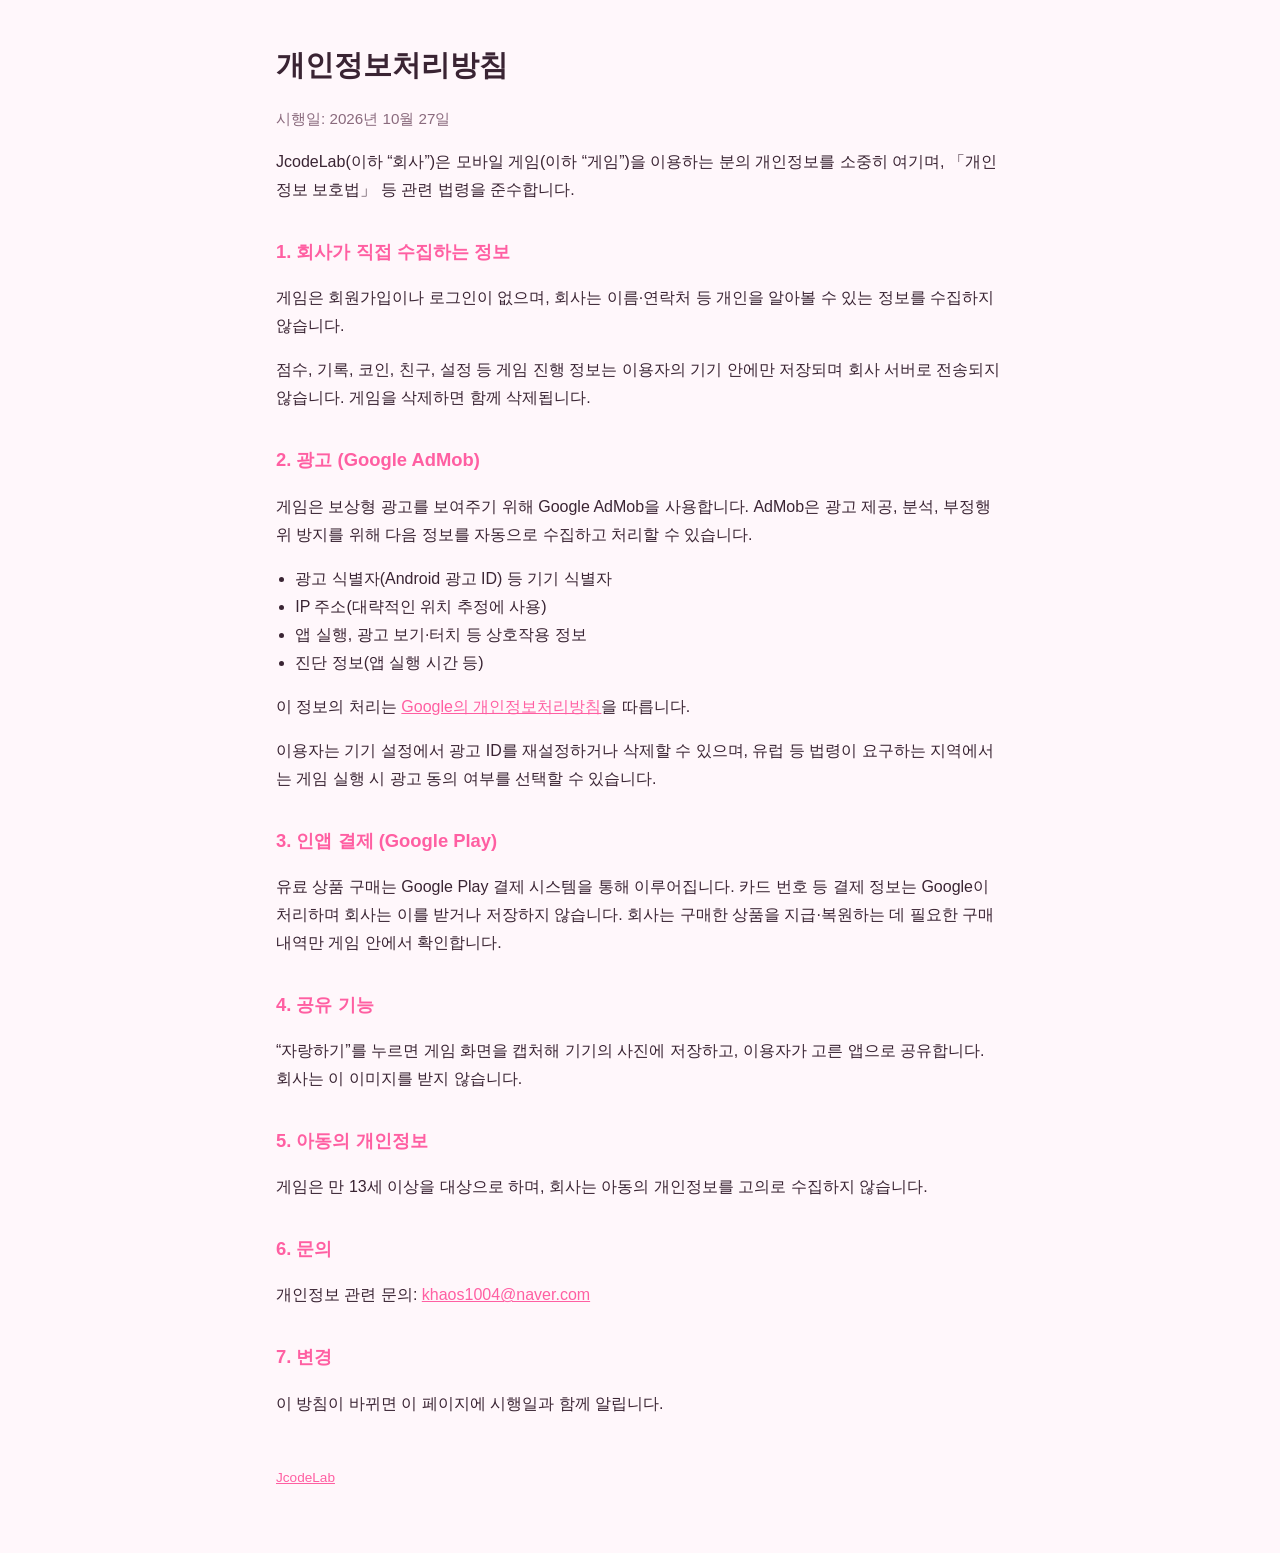
<file: index.html>
<!doctype html>
<html lang="ko"><head><meta charset="utf-8"><meta name="viewport" content="width=device-width,initial-scale=1">
<title>개인정보처리방침</title><link rel="stylesheet" href="../style.css"></head>
<body><main>
<h1>개인정보처리방침</h1>
<p class="muted">시행일: 2026년 10월 27일</p>
<p>JcodeLab(이하 “회사”)은 모바일 게임(이하 “게임”)을 이용하는 분의 개인정보를 소중히 여기며, 「개인정보 보호법」 등 관련 법령을 준수합니다.</p>

<h2>1. 회사가 직접 수집하는 정보</h2>
<p>게임은 회원가입이나 로그인이 없으며, 회사는 이름·연락처 등 개인을 알아볼 수 있는 정보를 수집하지 않습니다.</p>
<p>점수, 기록, 코인, 친구, 설정 등 게임 진행 정보는 이용자의 기기 안에만 저장되며 회사 서버로 전송되지 않습니다. 게임을 삭제하면 함께 삭제됩니다.</p>

<h2>2. 광고 (Google AdMob)</h2>
<p>게임은 보상형 광고를 보여주기 위해 Google AdMob을 사용합니다. AdMob은 광고 제공, 분석, 부정행위 방지를 위해 다음 정보를 자동으로 수집하고 처리할 수 있습니다.</p>
<ul>
<li>광고 식별자(Android 광고 ID) 등 기기 식별자</li>
<li>IP 주소(대략적인 위치 추정에 사용)</li>
<li>앱 실행, 광고 보기·터치 등 상호작용 정보</li>
<li>진단 정보(앱 실행 시간 등)</li>
</ul>
<p>이 정보의 처리는 <a href="https://policies.google.com/privacy">Google의 개인정보처리방침</a>을 따릅니다.</p>
<p>이용자는 기기 설정에서 광고 ID를 재설정하거나 삭제할 수 있으며, 유럽 등 법령이 요구하는 지역에서는 게임 실행 시 광고 동의 여부를 선택할 수 있습니다.</p>

<h2>3. 인앱 결제 (Google Play)</h2>
<p>유료 상품 구매는 Google Play 결제 시스템을 통해 이루어집니다. 카드 번호 등 결제 정보는 Google이 처리하며 회사는 이를 받거나 저장하지 않습니다. 회사는 구매한 상품을 지급·복원하는 데 필요한 구매 내역만 게임 안에서 확인합니다.</p>

<h2>4. 공유 기능</h2>
<p>“자랑하기”를 누르면 게임 화면을 캡처해 기기의 사진에 저장하고, 이용자가 고른 앱으로 공유합니다. 회사는 이 이미지를 받지 않습니다.</p>

<h2>5. 아동의 개인정보</h2>
<p>게임은 만 13세 이상을 대상으로 하며, 회사는 아동의 개인정보를 고의로 수집하지 않습니다.</p>

<h2>6. 문의</h2>
<p>개인정보 관련 문의: <a href="mailto:khaos1004@naver.com">khaos1004@naver.com</a></p>

<h2>7. 변경</h2>
<p>이 방침이 바뀌면 이 페이지에 시행일과 함께 알립니다.</p>
<footer><a href="../">JcodeLab</a></footer>
</main></body></html>
</file>
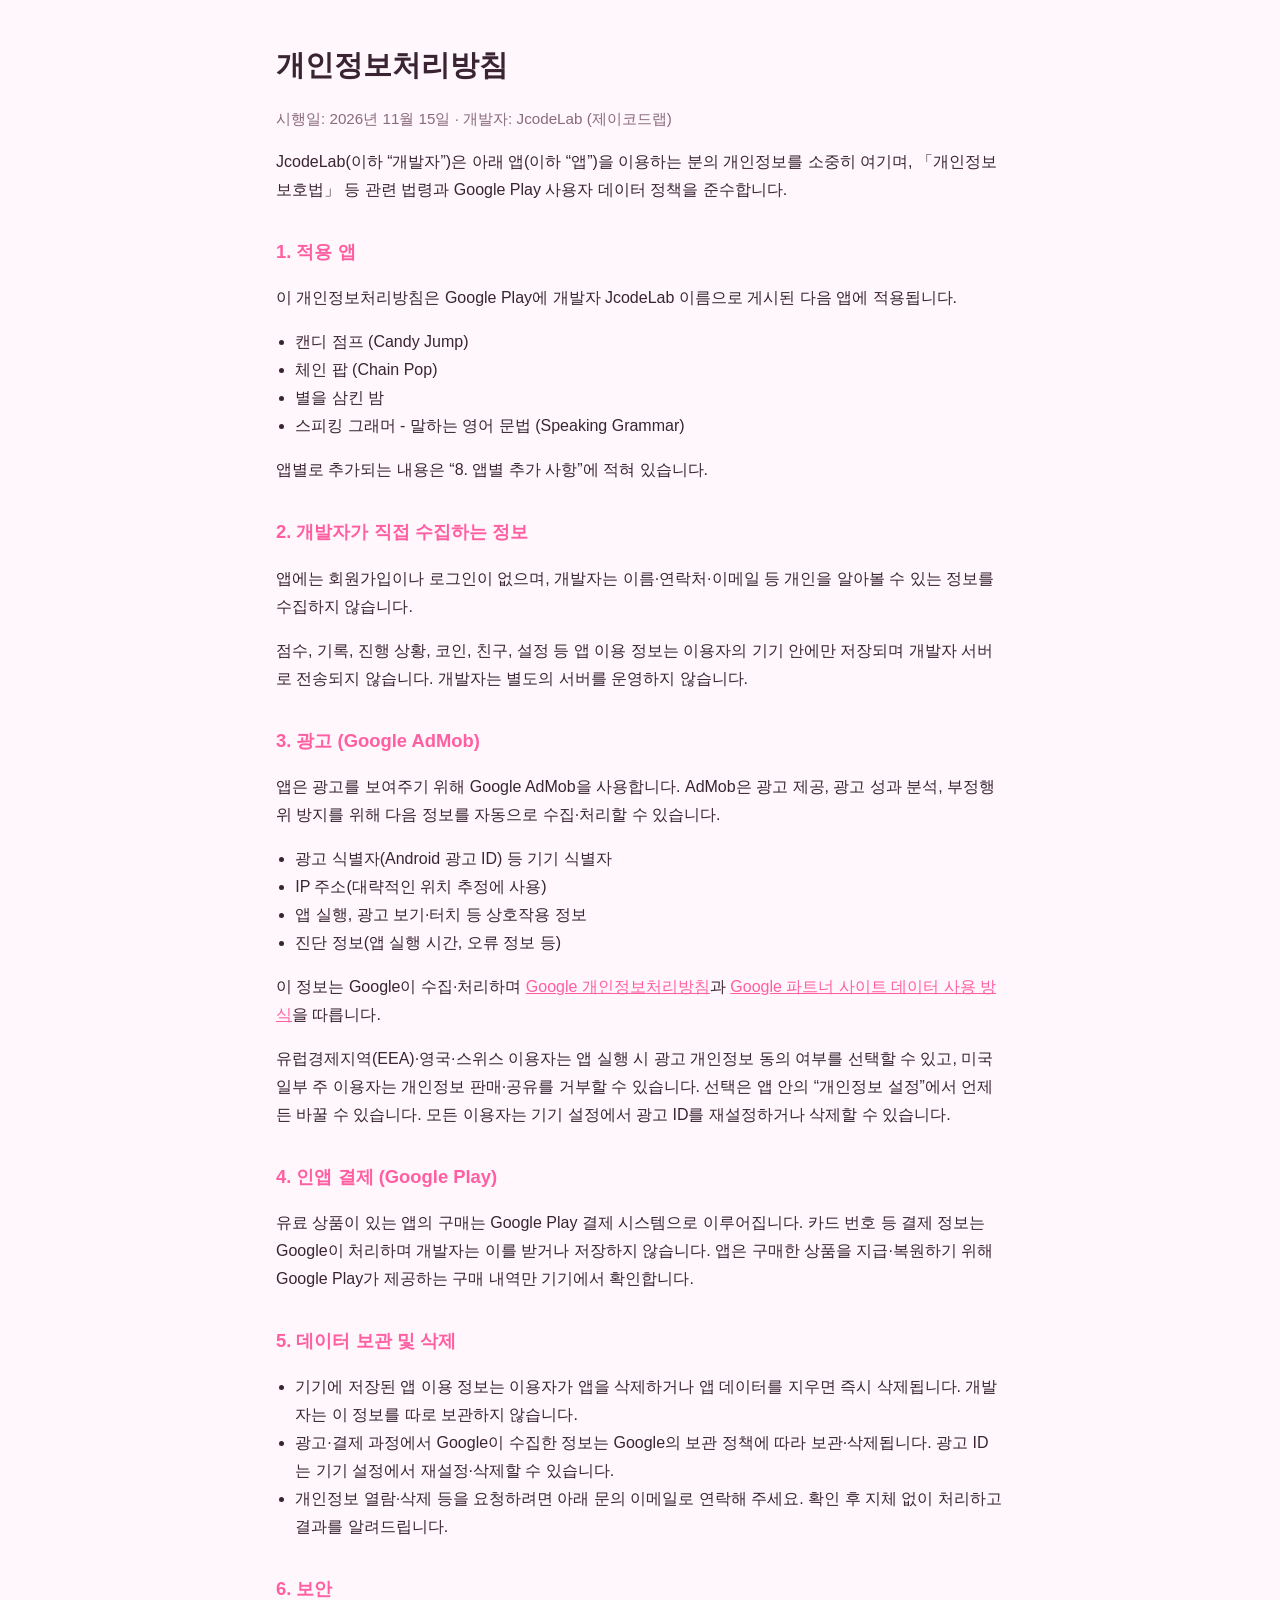
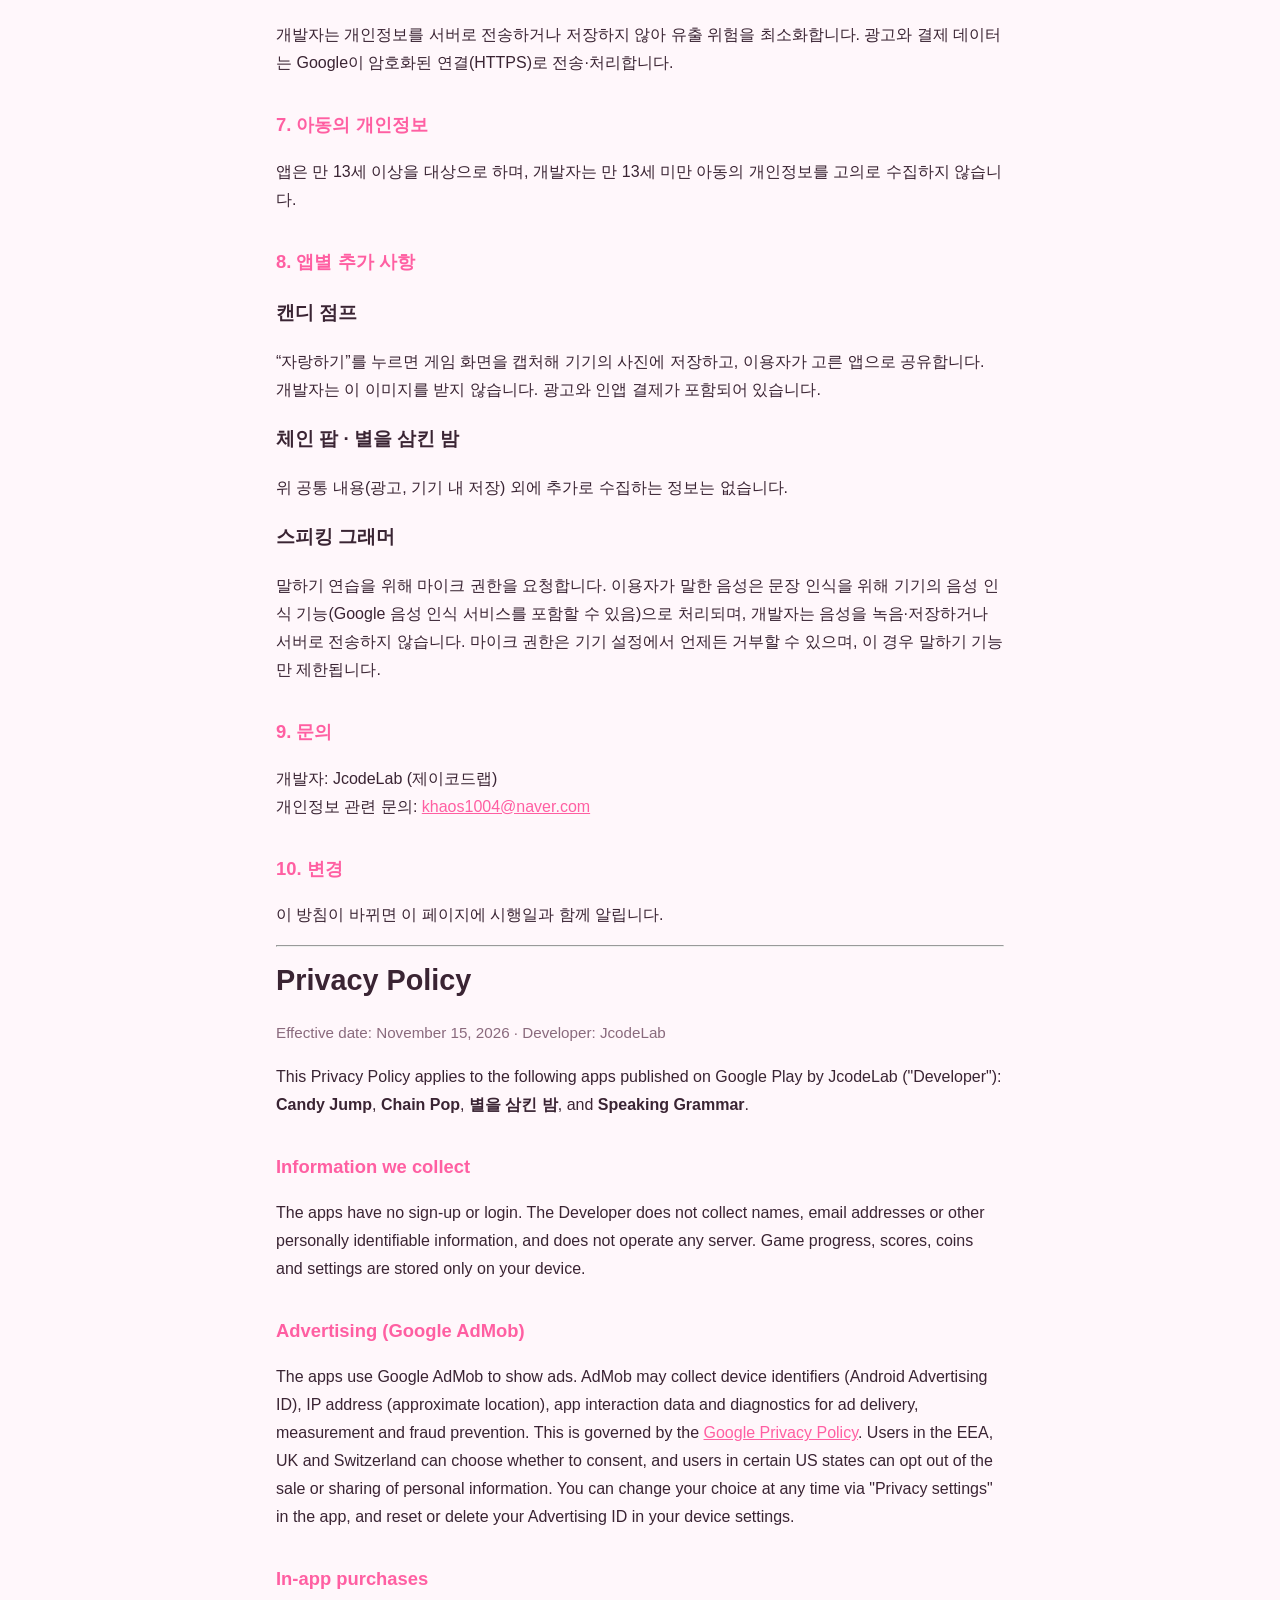
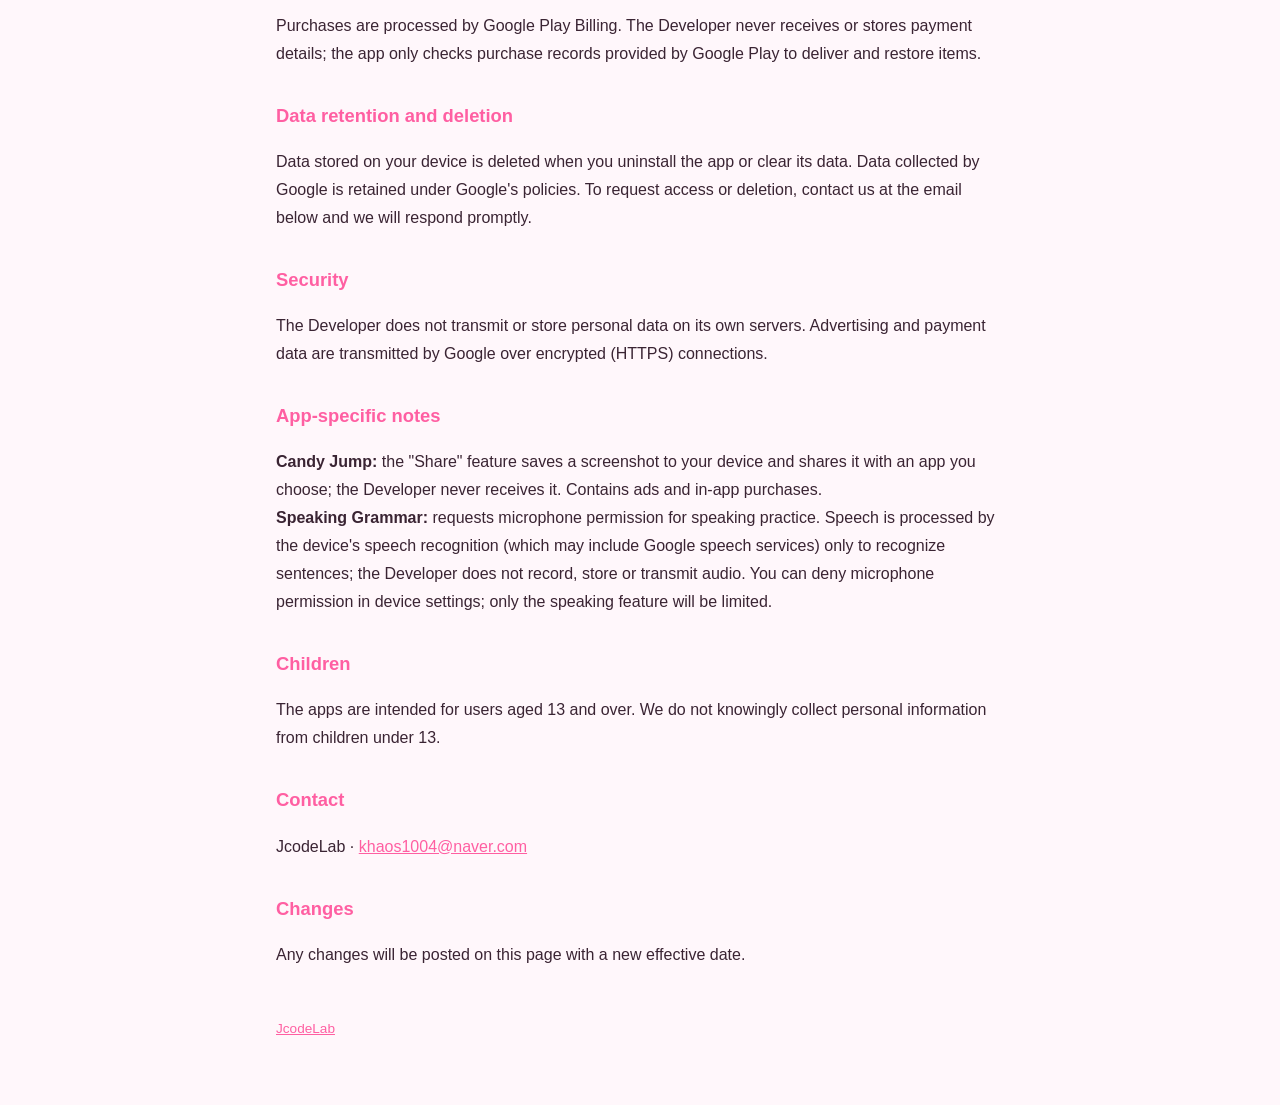
<file: privacy/index.html>
<!doctype html>
<html lang="ko"><head><meta charset="utf-8"><meta name="viewport" content="width=device-width,initial-scale=1">
<title>개인정보처리방침 | JcodeLab</title><link rel="stylesheet" href="../style.css"></head>
<body><main>
<h1>개인정보처리방침</h1>
<p class="muted">시행일: 2026년 11월 15일 · 개발자: JcodeLab (제이코드랩)</p>
<p>JcodeLab(이하 “개발자”)은 아래 앱(이하 “앱”)을 이용하는 분의 개인정보를 소중히 여기며, 「개인정보 보호법」 등 관련 법령과 Google Play 사용자 데이터 정책을 준수합니다.</p>

<h2>1. 적용 앱</h2>
<p>이 개인정보처리방침은 Google Play에 개발자 JcodeLab 이름으로 게시된 다음 앱에 적용됩니다.</p>
<ul>
<li>캔디 점프 (Candy Jump)</li>
<li>체인 팝 (Chain Pop)</li>
<li>별을 삼킨 밤</li>
<li>스피킹 그래머 - 말하는 영어 문법 (Speaking Grammar)</li>
</ul>
<p>앱별로 추가되는 내용은 “8. 앱별 추가 사항”에 적혀 있습니다.</p>

<h2>2. 개발자가 직접 수집하는 정보</h2>
<p>앱에는 회원가입이나 로그인이 없으며, 개발자는 이름·연락처·이메일 등 개인을 알아볼 수 있는 정보를 수집하지 않습니다.</p>
<p>점수, 기록, 진행 상황, 코인, 친구, 설정 등 앱 이용 정보는 이용자의 기기 안에만 저장되며 개발자 서버로 전송되지 않습니다. 개발자는 별도의 서버를 운영하지 않습니다.</p>

<h2>3. 광고 (Google AdMob)</h2>
<p>앱은 광고를 보여주기 위해 Google AdMob을 사용합니다. AdMob은 광고 제공, 광고 성과 분석, 부정행위 방지를 위해 다음 정보를 자동으로 수집·처리할 수 있습니다.</p>
<ul>
<li>광고 식별자(Android 광고 ID) 등 기기 식별자</li>
<li>IP 주소(대략적인 위치 추정에 사용)</li>
<li>앱 실행, 광고 보기·터치 등 상호작용 정보</li>
<li>진단 정보(앱 실행 시간, 오류 정보 등)</li>
</ul>
<p>이 정보는 Google이 수집·처리하며 <a href="https://policies.google.com/privacy">Google 개인정보처리방침</a>과 <a href="https://policies.google.com/technologies/partner-sites">Google 파트너 사이트 데이터 사용 방식</a>을 따릅니다.</p>
<p>유럽경제지역(EEA)·영국·스위스 이용자는 앱 실행 시 광고 개인정보 동의 여부를 선택할 수 있고, 미국 일부 주 이용자는 개인정보 판매·공유를 거부할 수 있습니다. 선택은 앱 안의 “개인정보 설정”에서 언제든 바꿀 수 있습니다. 모든 이용자는 기기 설정에서 광고 ID를 재설정하거나 삭제할 수 있습니다.</p>

<h2>4. 인앱 결제 (Google Play)</h2>
<p>유료 상품이 있는 앱의 구매는 Google Play 결제 시스템으로 이루어집니다. 카드 번호 등 결제 정보는 Google이 처리하며 개발자는 이를 받거나 저장하지 않습니다. 앱은 구매한 상품을 지급·복원하기 위해 Google Play가 제공하는 구매 내역만 기기에서 확인합니다.</p>

<h2>5. 데이터 보관 및 삭제</h2>
<ul>
<li>기기에 저장된 앱 이용 정보는 이용자가 앱을 삭제하거나 앱 데이터를 지우면 즉시 삭제됩니다. 개발자는 이 정보를 따로 보관하지 않습니다.</li>
<li>광고·결제 과정에서 Google이 수집한 정보는 Google의 보관 정책에 따라 보관·삭제됩니다. 광고 ID는 기기 설정에서 재설정·삭제할 수 있습니다.</li>
<li>개인정보 열람·삭제 등을 요청하려면 아래 문의 이메일로 연락해 주세요. 확인 후 지체 없이 처리하고 결과를 알려드립니다.</li>
</ul>

<h2>6. 보안</h2>
<p>개발자는 개인정보를 서버로 전송하거나 저장하지 않아 유출 위험을 최소화합니다. 광고와 결제 데이터는 Google이 암호화된 연결(HTTPS)로 전송·처리합니다.</p>

<h2>7. 아동의 개인정보</h2>
<p>앱은 만 13세 이상을 대상으로 하며, 개발자는 만 13세 미만 아동의 개인정보를 고의로 수집하지 않습니다.</p>

<h2>8. 앱별 추가 사항</h2>
<h3>캔디 점프</h3>
<p>“자랑하기”를 누르면 게임 화면을 캡처해 기기의 사진에 저장하고, 이용자가 고른 앱으로 공유합니다. 개발자는 이 이미지를 받지 않습니다. 광고와 인앱 결제가 포함되어 있습니다.</p>
<h3>체인 팝 · 별을 삼킨 밤</h3>
<p>위 공통 내용(광고, 기기 내 저장) 외에 추가로 수집하는 정보는 없습니다.</p>
<h3>스피킹 그래머</h3>
<p>말하기 연습을 위해 마이크 권한을 요청합니다. 이용자가 말한 음성은 문장 인식을 위해 기기의 음성 인식 기능(Google 음성 인식 서비스를 포함할 수 있음)으로 처리되며, 개발자는 음성을 녹음·저장하거나 서버로 전송하지 않습니다. 마이크 권한은 기기 설정에서 언제든 거부할 수 있으며, 이 경우 말하기 기능만 제한됩니다.</p>

<h2>9. 문의</h2>
<p>개발자: JcodeLab (제이코드랩)<br>개인정보 관련 문의: <a href="mailto:khaos1004@naver.com">khaos1004@naver.com</a></p>

<h2>10. 변경</h2>
<p>이 방침이 바뀌면 이 페이지에 시행일과 함께 알립니다.</p>

<hr>

<div lang="en">
<h1>Privacy Policy</h1>
<p class="muted">Effective date: November 15, 2026 · Developer: JcodeLab</p>
<p>This Privacy Policy applies to the following apps published on Google Play by JcodeLab ("Developer"): <strong>Candy Jump</strong>, <strong>Chain Pop</strong>, <strong>별을 삼킨 밤</strong>, and <strong>Speaking Grammar</strong>.</p>
<h2>Information we collect</h2>
<p>The apps have no sign-up or login. The Developer does not collect names, email addresses or other personally identifiable information, and does not operate any server. Game progress, scores, coins and settings are stored only on your device.</p>
<h2>Advertising (Google AdMob)</h2>
<p>The apps use Google AdMob to show ads. AdMob may collect device identifiers (Android Advertising ID), IP address (approximate location), app interaction data and diagnostics for ad delivery, measurement and fraud prevention. This is governed by the <a href="https://policies.google.com/privacy">Google Privacy Policy</a>. Users in the EEA, UK and Switzerland can choose whether to consent, and users in certain US states can opt out of the sale or sharing of personal information. You can change your choice at any time via "Privacy settings" in the app, and reset or delete your Advertising ID in your device settings.</p>
<h2>In-app purchases</h2>
<p>Purchases are processed by Google Play Billing. The Developer never receives or stores payment details; the app only checks purchase records provided by Google Play to deliver and restore items.</p>
<h2>Data retention and deletion</h2>
<p>Data stored on your device is deleted when you uninstall the app or clear its data. Data collected by Google is retained under Google's policies. To request access or deletion, contact us at the email below and we will respond promptly.</p>
<h2>Security</h2>
<p>The Developer does not transmit or store personal data on its own servers. Advertising and payment data are transmitted by Google over encrypted (HTTPS) connections.</p>
<h2>App-specific notes</h2>
<p><strong>Candy Jump:</strong> the "Share" feature saves a screenshot to your device and shares it with an app you choose; the Developer never receives it. Contains ads and in-app purchases.<br>
<strong>Speaking Grammar:</strong> requests microphone permission for speaking practice. Speech is processed by the device's speech recognition (which may include Google speech services) only to recognize sentences; the Developer does not record, store or transmit audio. You can deny microphone permission in device settings; only the speaking feature will be limited.</p>
<h2>Children</h2>
<p>The apps are intended for users aged 13 and over. We do not knowingly collect personal information from children under 13.</p>
<h2>Contact</h2>
<p>JcodeLab · <a href="mailto:khaos1004@naver.com">khaos1004@naver.com</a></p>
<h2>Changes</h2>
<p>Any changes will be posted on this page with a new effective date.</p>
</div>

<footer><a href="../">JcodeLab</a></footer>
</main></body></html>
</file>
<file: style.css>
:root{--bg:#fff7fb;--fg:#3a2433;--muted:#8a6a7d;--accent:#ff5fa2;--card:#ffffff;--line:#f3d6e6}
@media (prefers-color-scheme:dark){:root{--bg:#1d1419;--fg:#f5e9f0;--muted:#c4a8b8;--accent:#ff86b9;--card:#2a1d24;--line:#45303c}}
*{box-sizing:border-box}
body{margin:0;background:var(--bg);color:var(--fg);font-family:-apple-system,"Apple SD Gothic Neo","Malgun Gothic","Noto Sans KR",sans-serif;line-height:1.75}
main{max-width:760px;margin:0 auto;padding:40px 16px 64px}
h1{font-size:1.8rem;margin:0 0 4px}
h2{font-size:1.15rem;margin:32px 0 8px;color:var(--accent)}
.muted{color:var(--muted);font-size:.95rem}
.card{background:var(--card);border:1px solid var(--line);border-radius:16px;padding:20px 22px;margin-top:20px}
a{color:var(--accent)}
ul{padding-left:1.2em}
footer{margin-top:48px;color:var(--muted);font-size:.85rem}
</file>
